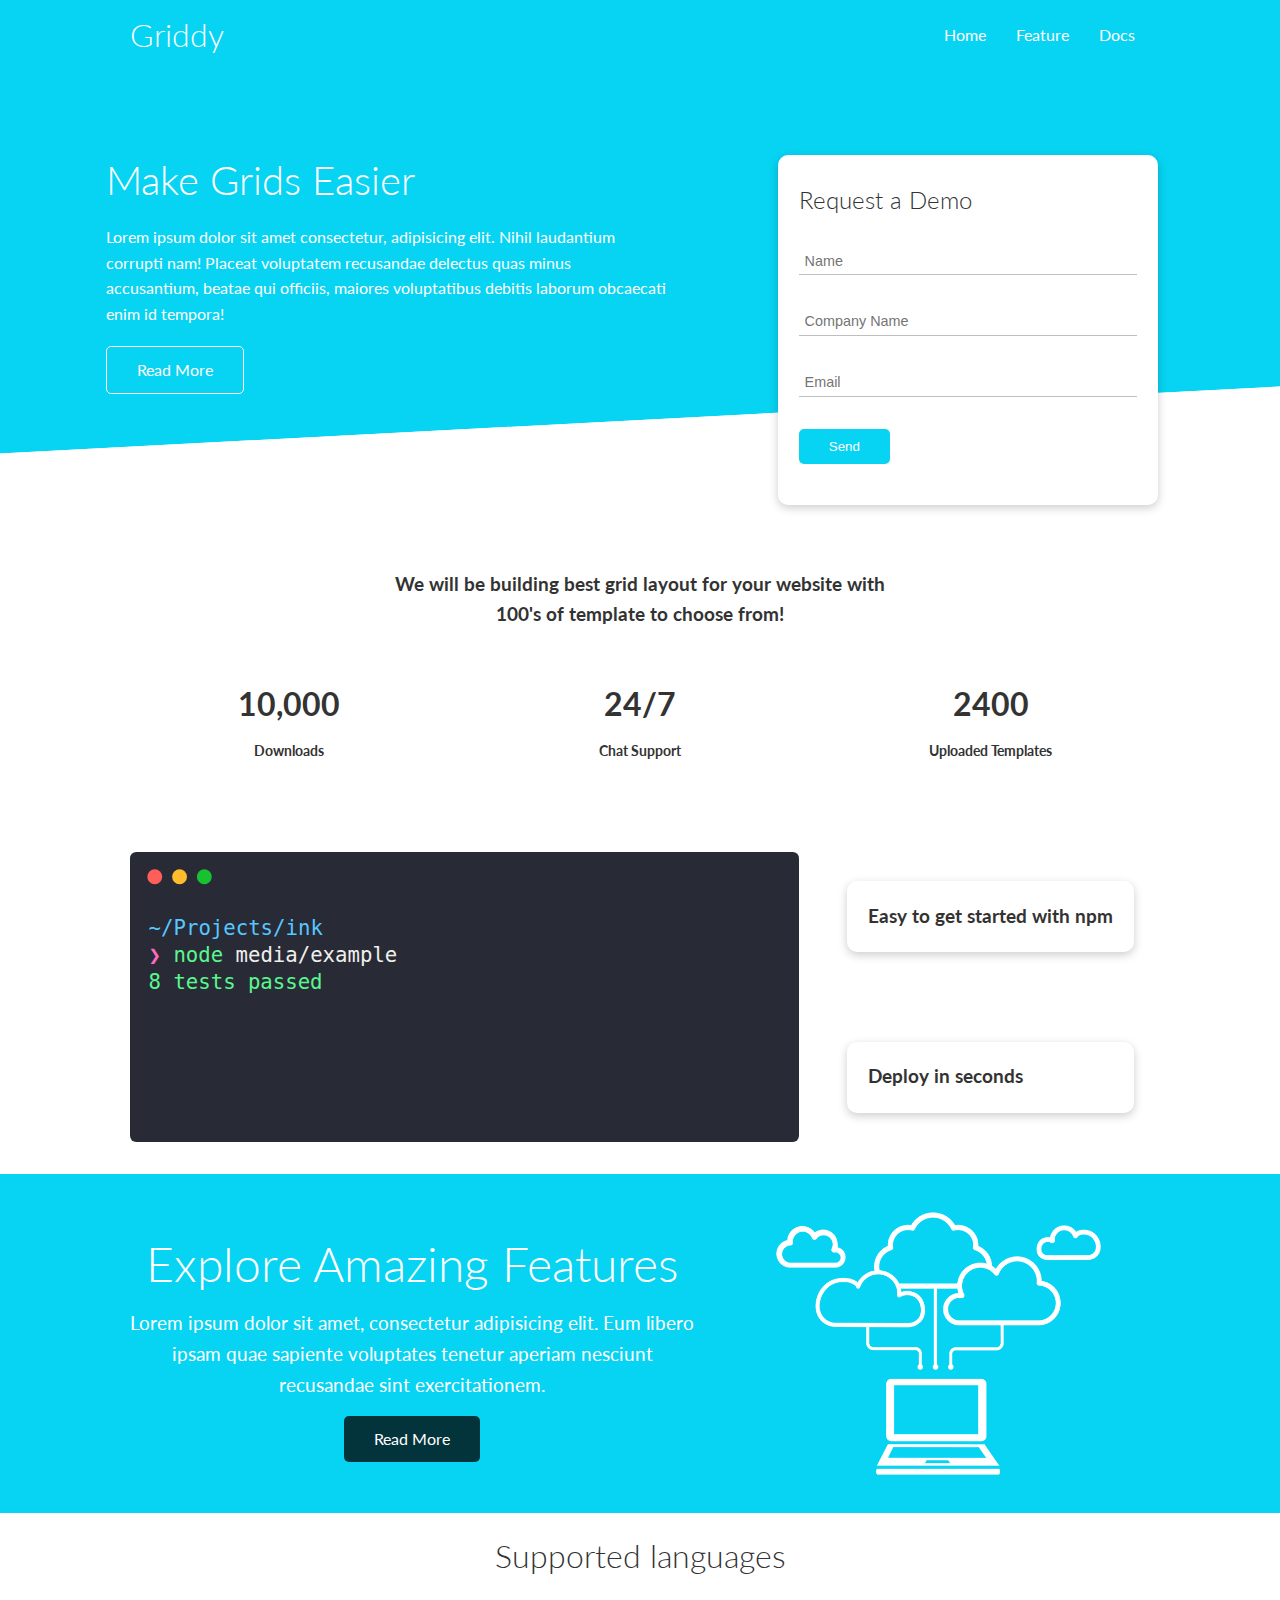
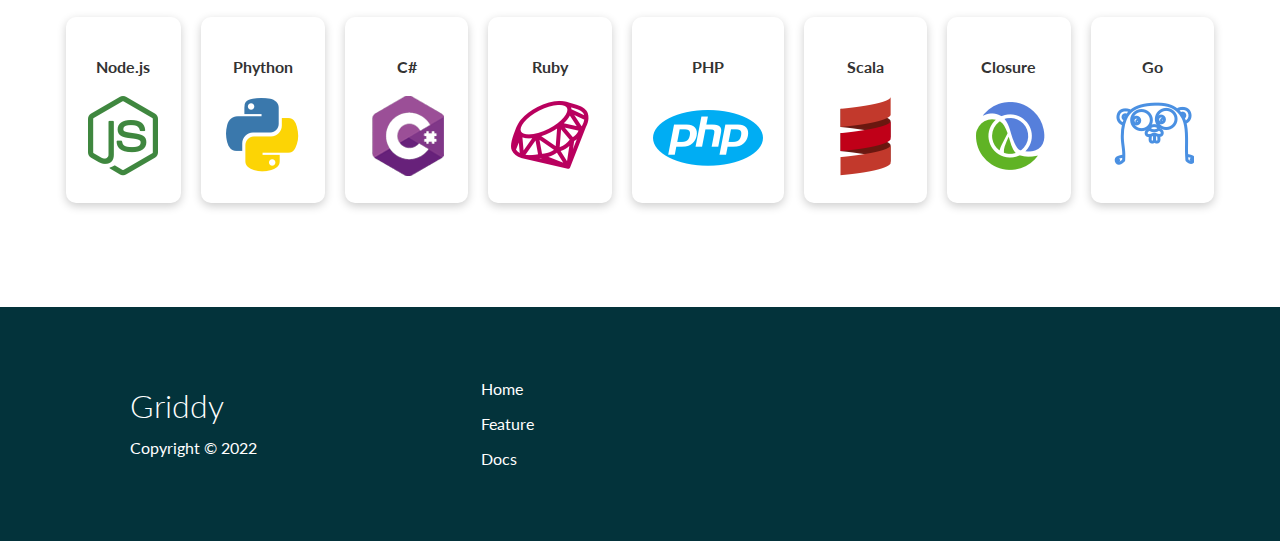
<file: index.html>
<!DOCTYPE html>
<html class="no-js" lang="">
  <head>
    <meta charset="utf-8" />
    <meta http-equiv="X-UA-Compatible" content="IE=edge,chrome=1" />
    <title>Griddy</title>
    <meta name="description" content="" />
    <meta name="viewport" content="width=device-width, initial-scale=1" />
    <link rel="stylesheet" href="css/style.css" />
    <link rel="stylesheet" href="css/utilities.css">
    <link rel="stylesheet" href="https://pro.fontawesome.com/releases/v5.10.0/css/all.css" integrity="sha384-AYmEC3Yw5cVb3ZcuHtOA93w35dYTsvhLPVnYs9eStHfGJvOvKxVfELGroGkvsg+p" crossorigin="anonymous"/>
  </head>
  <body>
    <!--NavBar-->
<div class="navbar">
  <div class="container flex">
    <h1 class="logo">Griddy</h1>
    <nav>
      <ul>
      <li><a href="index.html">Home</a></li>
      <li><a href="features.html">Feature</a></li>
      <li><a href="docs.html">Docs</a></li>
      </ul>
    </nav>
  </div>
</div>
<!---Shpwcase-->
<section class="showcase">
  <div class="container grid">
    <div class="showcase-text">
      <h1>Make Grids Easier</h1>
      <p>Lorem ipsum dolor sit amet consectetur, adipisicing elit. Nihil laudantium corrupti nam! Placeat voluptatem recusandae delectus quas minus accusantium, beatae qui officiis, maiores voluptatibus debitis laborum obcaecati enim id tempora!</p>
      <a href="features.html" class="btn btn-outline">Read More</a>
    </div>
    <div class="showcase-form card">
      <h2>Request a Demo</h2>
      <form>
        <div class="form-control">
          <input type="text" name="name" placeholder="Name" required>
        </div>
        <div class="form-control">
          <input type="text" name="company name" placeholder="Company Name" required>
        </div>
        <div class="form-control">
          <input type="email" name="email" placeholder="Email" required>
        </div>
        <input type="submit" value="Send" class="btn btn-primary">
      </form>
    </div>
  </div>
</section>
<!--Stats-->
<section class="stats">
  <div class="container">
    <h3 class="stats-heading text-center">
      We will be building best grid layout for your website with 100's of template to choose from!
    </h3>
    <div class="grid grid-3 text-center my-4">
      <div>
        <i class="fas fa-download fa-3x"></i>
                <h3>10,000</h3>
        <p class="text-secondary">Downloads</p>
      </div>
      <div> 
        <i class="fas fa-headphones fa-3x"></i>
        <h3>24/7</h3>
        <p class="text-secondary">Chat Support</p></div>
      <div>
        <i class="fas fa-upload fa-3x"></i>
                <h3>2400</h3>
        <p class="text-secondary">Uploaded Templates</p>
      </div>
    </div>
  </div>
</section>
<!---Cli-->
<section class="cli my-3">
<div class="container grid">
  <img src="./images/demo.svg" alt="">
  <div class="card">
    <h3>Easy to get started with npm</h3>
  </div>
  <div class="card">
    <h3>Deploy in seconds</h3>
  </div>
</div>
</section>
<!---feature-->
<section class="feature bg-primary my-2 py-2">
<div class="container grid">
  <div class="text-center">
    <h2 class="lg">Explore Amazing Features
    </h2>
    <p class="lead my-1">Lorem ipsum dolor sit amet, consectetur adipisicing elit. Eum libero ipsam quae sapiente voluptates tenetur aperiam nesciunt recusandae sint exercitationem.</p>
    <a href="features.html" class="btn btn-dark">Read More</a>
  </div>
  <img src="images/cloud.png" alt="">
</div>
</section>
<!--languages-->
<section class="languages">
  <h2 class="md text-center my-2">
    Supported languages
  </h2>
  <div class="cotnainer flex">
    <div class="card">
      <h4>Node.js</h4>
      <img src="./images/logos/node.png" alt="">
    </div>
    <div class="card">
      <h4>Phython</h4>
      <img src="./images/logos/python.png" alt="">
    </div>
    <div class="card">
      <h4>C#</h4>
      <img src="./images/logos/csharp.png" alt="">
    </div>
    <div class="card">
      <h4>Ruby</h4>
      <img src="./images/logos/ruby.png" alt="">
    </div>
    <div class="card">
      <h4>PHP</h4>
      <img src="./images/logos/php.png" alt="">
    </div>
    <div class="card">
      <h4>Scala</h4>
      <img src="./images/logos/scala.png" alt="">
    </div>
    <div class="card">
      <h4>Closure</h4>
      <img src="./images/logos/clojure.png" alt="">
    </div>
    <div class="card">
      <h4>Go</h4>
      <img src="./images/logos/go.png" alt="">
    </div>
  </div>
</section>
<footer class="footer bg-dark py-5">
  <div class="container grid grid-3">
    <div>
      <h1>Griddy</h1>
      <p>Copyright &copy; 2022</p>
    </div>
    <nav>
      <ul>
        <li><a href="index.html">Home</a></li>
        <li><a href="features.html">Feature</a></li>
        <li><a href="docs.html">Docs</a></li>
      </ul>
    </nav>
    <div class="social">
      <a href="#"><i class="fab fa-github fa-2x"></i></a>
      <a href="#"><i class="fab fa-facebook fa-2x"></i></a>
      <a href="#"><i class="fab fa-instagram fa-2x"></i></a>
      <a href="#"><i class="fab fa-twitter fa-2x"></i></a>
    </div>
  </div>
</footer>
  </body>
</html>
</file>
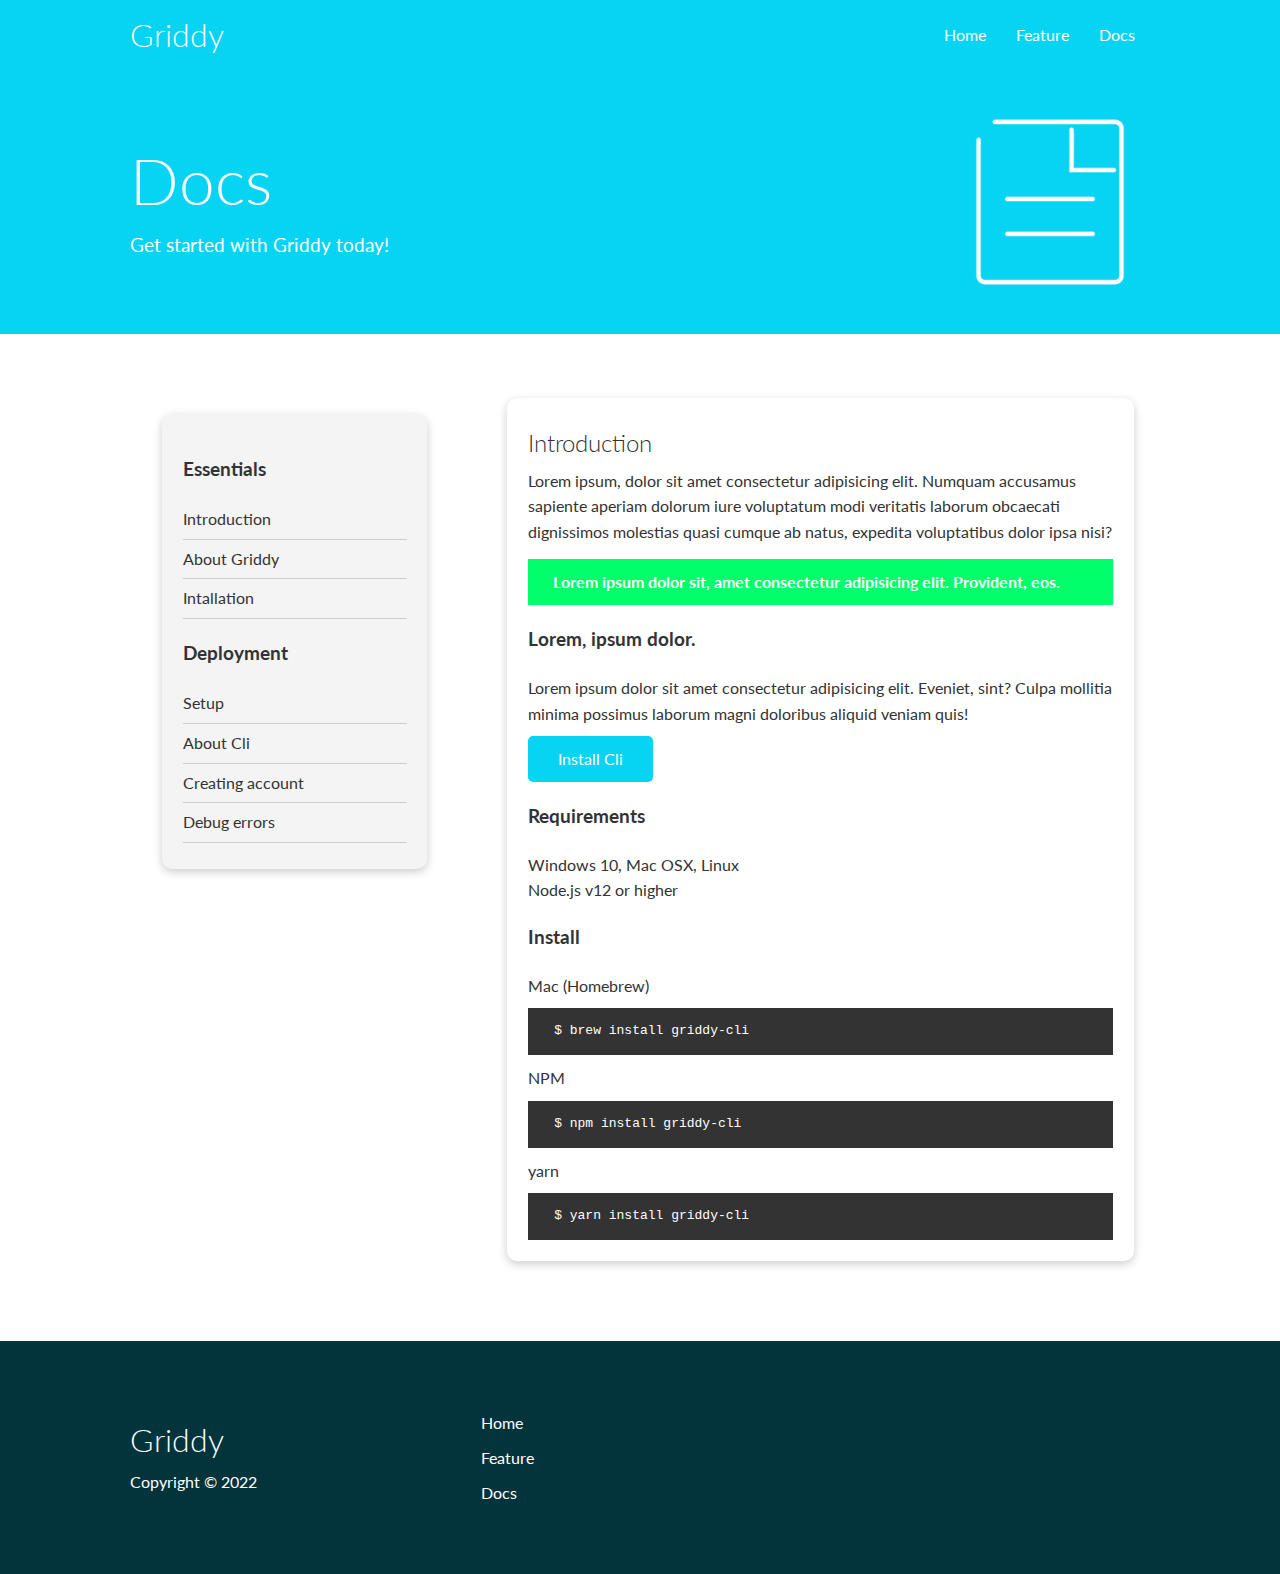
<file: docs.html>
<!DOCTYPE html>
<html class="no-js" lang="">
  <head>
    <meta charset="utf-8" />
    <meta http-equiv="X-UA-Compatible" content="IE=edge,chrome=1" />
    <title>Griddy</title>
    <meta name="description" content="" />
    <meta name="viewport" content="width=device-width, initial-scale=1" />
    <link rel="stylesheet" href="css/style.css" />
    <link rel="stylesheet" href="css/utilities.css">
    <link rel="stylesheet" href="https://pro.fontawesome.com/releases/v5.10.0/css/all.css" integrity="sha384-AYmEC3Yw5cVb3ZcuHtOA93w35dYTsvhLPVnYs9eStHfGJvOvKxVfELGroGkvsg+p" crossorigin="anonymous"/>
  </head>
  <body>
    <!--NavBar-->
<div class="navbar">
  <div class="container flex">
    <h1 class="logo">Griddy</h1>
    <nav>
      <ul>
      <li><a href="index.html">Home</a></li>
      <li><a href="features.html">Feature</a></li>
      <li><a href="docs.html">Docs</a></li>
      </ul>
    </nav>
  </div>
</div>
<!--head-->
<section class="docs-head bg-primary py-3">
    <div class="container grid">
        <div>
            <h1 class="xl">Docs</h1>
            <p class="lead">Get started with Griddy today!</p>
        </div>
        <img src="images/docs.png" alt="">
    </div>
</section>

<!----Docs main-->
<section class="docs-main my-4">
    <div class="container grid">
        <div class="card bg-light p-3">
            <h3 class="my-2">Essentials</h3>
            <nav>
                <ul>
                    <li><a href="#">Introduction</a></li>
                    <li><a href="#">About Griddy</a></li>
                    <li><a href="#">Intallation</a></li>
                </ul>
            </nav>
            <h3 class="my-2">Deployment</h3>
            <nav>
                <ul>
                    <li><a href="#">Setup</a></li>
                    <li><a href="#">About Cli</a></li>
                    <li><a href="#">Creating account</a></li>
                    <li><a href="#">Debug errors</a></li>
                </ul>
            </nav>
        </div>
        <div class="card">
            <h2>Introduction</h2>
            <p>Lorem ipsum, dolor sit amet consectetur adipisicing elit. Numquam accusamus sapiente aperiam dolorum iure voluptatum modi veritatis laborum obcaecati dignissimos molestias quasi cumque ab natus, expedita voluptatibus dolor ipsa nisi?</p>
            <div class="alert alert-success">
                <i class="fas fa-info"></i>
                Lorem ipsum dolor sit, amet consectetur adipisicing elit. Provident, eos.
            </div>

            <h3>Lorem, ipsum dolor.</h3>
            <p>Lorem ipsum dolor sit amet consectetur adipisicing elit. Eveniet, sint? Culpa mollitia minima possimus laborum magni doloribus aliquid veniam quis!</p>
            <a href="#" class="btn btn-primary">Install Cli</a>

            <h3>Requirements</h3>
            <ul>
                <li>Windows 10, Mac OSX, Linux</li>
                <li>Node.js v12 or higher</li>
            </ul>
            <h3>Install</h3>
            <p>Mac (Homebrew)</p>
            <pre><code>$ brew install griddy-cli</code></pre>
            <p>NPM</p>
            <pre><code>$ npm install griddy-cli</code></pre>
            <p>yarn</p>
            <pre><code>$ yarn install griddy-cli</code></pre>
        </div>
    </div>  
</section>
<footer class="footer bg-dark py-5">
  <div class="container grid grid-3">
    <div>
      <h1>Griddy</h1>
      <p>Copyright &copy; 2022</p>
    </div>
    <nav>
      <ul>
        <li><a href="index.html">Home</a></li>
        <li><a href="features.html">Feature</a></li>
        <li><a href="docs.html">Docs</a></li>
      </ul>
    </nav>
    <div class="social">
      <a href="#"><i class="fab fa-github fa-2x"></i></a>
      <a href="#"><i class="fab fa-facebook fa-2x"></i></a>
      <a href="#"><i class="fab fa-instagram fa-2x"></i></a>
      <a href="#"><i class="fab fa-twitter fa-2x"></i></a>
    </div>
  </div>
</footer>
  </body>
</html>
</file>
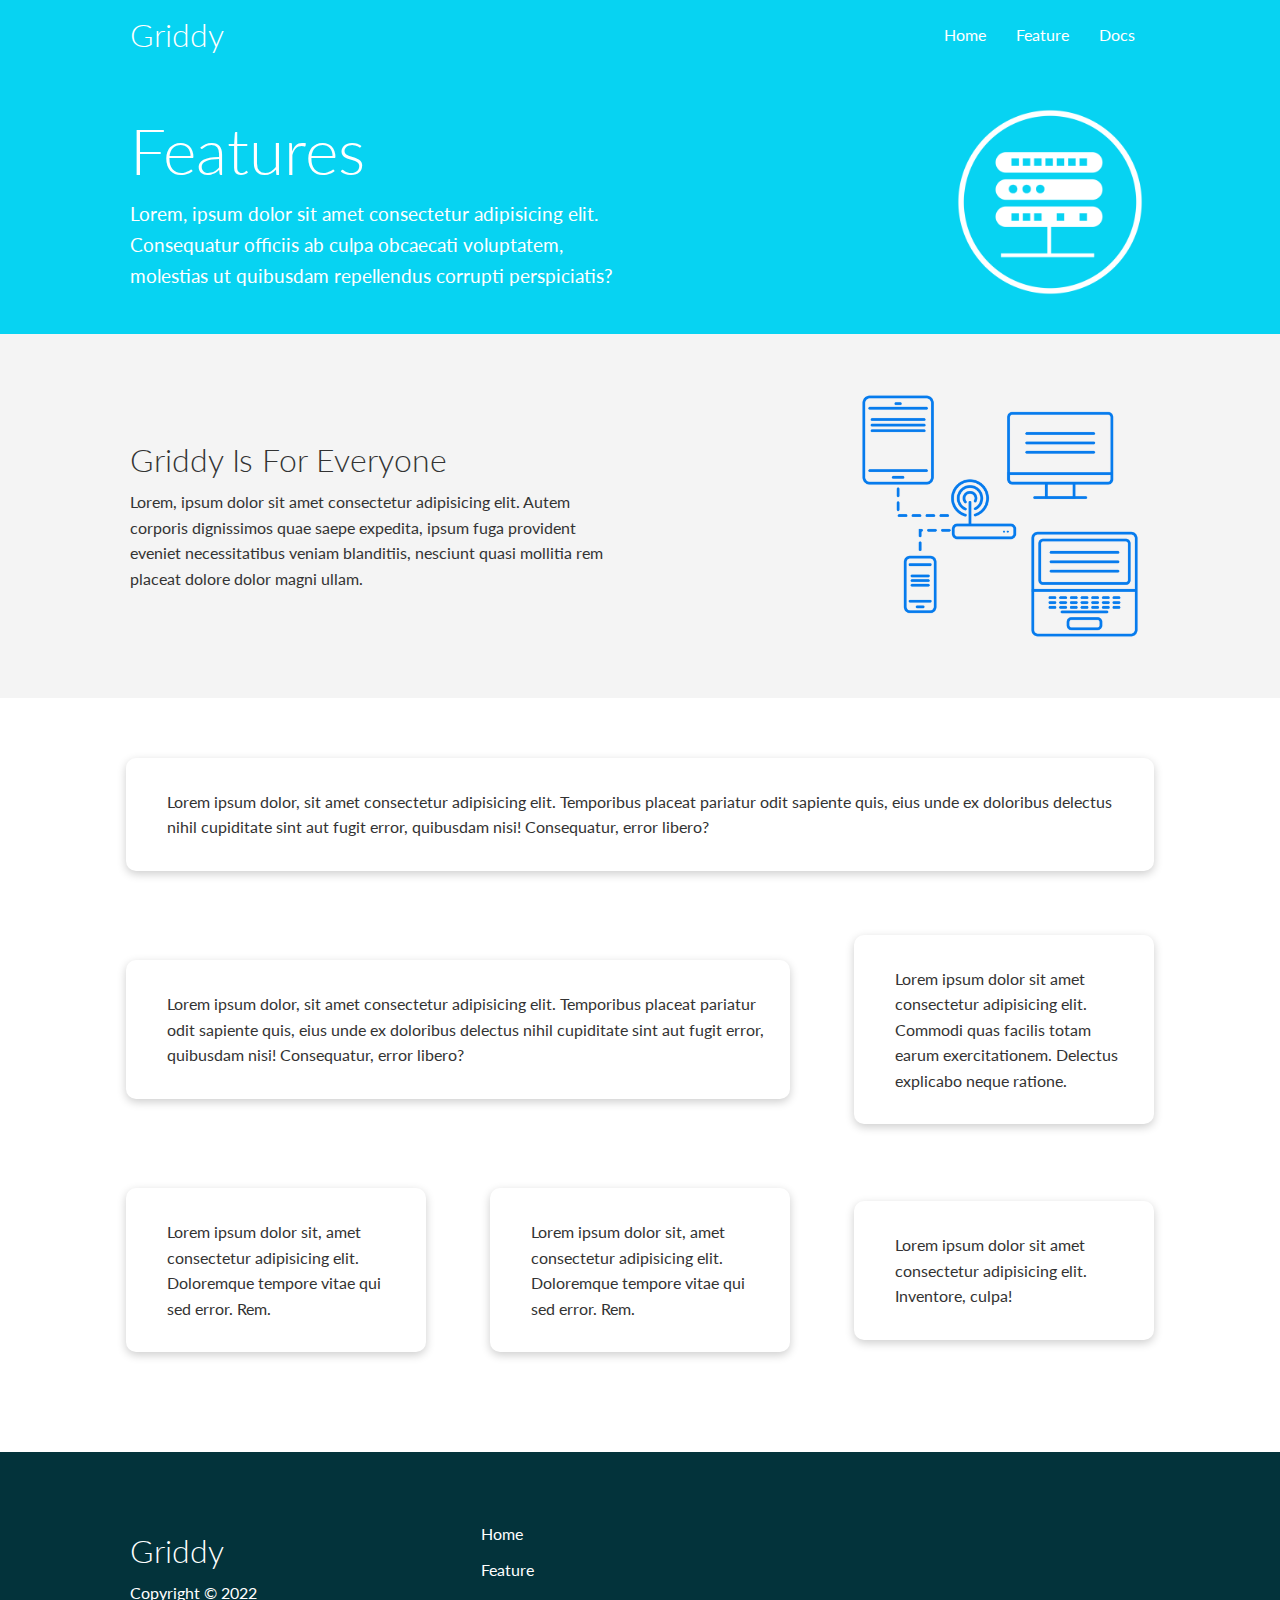
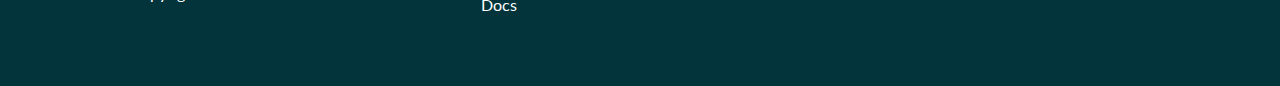
<file: features.html>
<!DOCTYPE html>
<html class="no-js" lang="">
  <head>
    <meta charset="utf-8" />
    <meta http-equiv="X-UA-Compatible" content="IE=edge,chrome=1" />
    <title>Griddy</title>
    <meta name="description" content="" />
    <meta name="viewport" content="width=device-width, initial-scale=1" />
    <link rel="stylesheet" href="css/style.css" />
    <link rel="stylesheet" href="css/utilities.css">
    <link rel="stylesheet" href="https://pro.fontawesome.com/releases/v5.10.0/css/all.css" integrity="sha384-AYmEC3Yw5cVb3ZcuHtOA93w35dYTsvhLPVnYs9eStHfGJvOvKxVfELGroGkvsg+p" crossorigin="anonymous"/>
  </head>
  <body>
    <!--NavBar-->
<div class="navbar">
  <div class="container flex">
    <h1 class="logo">Griddy</h1>
    <nav>
      <ul>
      <li><a href="index.html">Home</a></li>
      <li><a href="features.html">Feature</a></li>
      <li><a href="docs.html">Docs</a></li>
      </ul>
    </nav>
  </div>
</div>
<!--head-->
<section class="features-head bg-primary py-3">
    <div class="container grid">
        <div>
            <h1 class="xl">Features</h1>
            <p class="lead">Lorem, ipsum dolor sit amet consectetur adipisicing elit. Consequatur officiis ab culpa obcaecati voluptatem, molestias ut quibusdam repellendus corrupti perspiciatis?</p>
        </div>
        <img src="images/server.png" alt="">
    </div>
</section>
<!---sub features-->
<section class="features-sub-head bg-light py-3">
    <div class="container grid">
        <div>
            <h1 class="md">Griddy Is For Everyone</h1>
            <p>Lorem, ipsum dolor sit amet consectetur adipisicing elit. Autem corporis dignissimos quae saepe expedita, ipsum fuga provident eveniet necessitatibus veniam blanditiis, nesciunt quasi mollitia rem placeat dolore dolor magni ullam.</p>
        </div>
        <img src="images/server2.png" alt="">
    </div>
</section>
<!--features main-->
<section class="features-main my-2">
    <div class="container grid grid-3">
        <div class="card flex">
            <i class="fas fa-server fa-3x"> </i>
            <p>Lorem ipsum dolor, sit amet consectetur adipisicing elit. Temporibus placeat pariatur odit sapiente quis, eius unde ex doloribus delectus nihil cupiditate sint aut fugit error, quibusdam nisi! Consequatur, error libero?</p>
        </div>
        <div class="card flex">
            <i class="fas fa-archive fa-3x"> </i>
            <p>Lorem ipsum dolor, sit amet consectetur adipisicing elit. Temporibus placeat pariatur odit sapiente quis, eius unde ex doloribus delectus nihil cupiditate sint aut fugit error, quibusdam nisi! Consequatur, error libero?</p>
        </div>
        <div class="card flex">
            <i class="fas fa-cogs fa-3x"> </i>
            <p>Lorem ipsum dolor sit amet consectetur adipisicing elit. Commodi quas facilis totam earum exercitationem. Delectus explicabo neque ratione.</p>
        </div>
        <div class="card flex">
            <i class="fab fa-dev fa-3x"> </i>
            <p>Lorem ipsum dolor sit, amet consectetur adipisicing elit. Doloremque tempore vitae qui sed error. Rem.</p>
        </div>
        <div class="card flex">
            <i class="fas fa-file-csv fa-3x"> </i>
            <p>Lorem ipsum dolor sit, amet consectetur adipisicing elit. Doloremque tempore vitae qui sed error. Rem.
       </div>
        <div class="card flex">
            <i class="fab fa-less fa-3x"> </i>
            <p>Lorem ipsum dolor sit amet consectetur adipisicing elit. Inventore, culpa!</p>
        </div>
    </div>
</section>
<footer class="footer bg-dark py-5">
  <div class="container grid grid-3">
    <div>
      <h1>Griddy</h1>
      <p>Copyright &copy; 2022</p>
    </div>
    <nav>
      <ul>
        <li><a href="index.html">Home</a></li>
        <li><a href="features.html">Feature</a></li>
        <li><a href="docs.html">Docs</a></li>
      </ul>
    </nav>
    <div class="social">
      <a href="#"><i class="fab fa-github fa-2x"></i></a>
      <a href="#"><i class="fab fa-facebook fa-2x"></i></a>
      <a href="#"><i class="fab fa-instagram fa-2x"></i></a>
      <a href="#"><i class="fab fa-twitter fa-2x"></i></a>
    </div>
  </div>
</footer>
  </body>
</html>
</file>
<file: css/style.css>
@import url('https://fonts.googleapis.com/css2?family=Lato:wght@300&display=swap');
:root{
    --primary-color:  #07d3f2;
    --secondary-color:#02a7de;
    --dark-color:#03333b;
    --light-color:#f4f4f4;
    --success-alert:#00ff6a;

}
*{
    box-sizing: border-box;
    margin: 0;
    padding: 0;
}
body{
    font-family: 'Lato',sans-serif;
    color: #333;
    line-height: 1.6;
}
ul{
    list-style-type: none;
}
a{
    text-decoration: none;
    color: #333;
}
h1,h2{
    font-weight: 300;
    line-height: 1.2;
    margin: 10px 0;
}
p{
    margin: 10px 0;
}
img{
    width: 100%;
}
pre,code{
    background-color: #333;
    color: #fff;
    padding: 1em;
}
/*navbar*/
.navbar{
    background-color: var(--primary-color);
    color: #fff;
    height: 70px;
}
.navbar ul{
    display: flex;
}
.navbar a{
    color: #fff;
    padding: 10px;
    margin: 0 5px;
}
.navbar a:hover{
    border-bottom: 3px solid #fff;
    transition: 0.2s ease;
}
.navbar .flex{
    justify-content: space-between;
}

/*showcase*/
.showcase{
    background-color: var(--primary-color);
    color: #ffff;
    position: relative;
    height: 400px;
}
.showcase h1{
    font-size: 2.5rem;
}
.showcase p{
    margin: 20px 0;
}
.showcase .grid{
    overflow: visible;
    grid-template-columns: 55% 45%;
    gap: 3em;
}
.showcase-form{
position: relative;
top: 60px;
height: 350px;
width:380px;
justify-self: flex-end;
z-index: 100;
padding: 1em;
}
.showcase-form .form-control{
    margin:  2em 0;
}
.showcase-form input[type="text"],
.showcase-form input[type="email"]{
border:0;
border-bottom: 1px solid rgb(190, 190, 190);
width: 100%;
padding: 0.4em;
font-size: 0.9rem;
}
.showcase-form input:focus{
    outline: none;
}
.showcase::before,.showcase::after{
    content: "";
    position: absolute;
    height: 100px;
    bottom:-50px;
    right: 0;
    left: 0;
    background:#fff;
    transform: skewY(-3deg);
    -webkit-transform: skewY(-3deg);
    -moz-transform: skewY(-3deg);
    -ms-transform: skewY(-3deg);

}
/*stats*/
.stats{
    padding-top:100px;
}
.stats-heading{
    max-width: 500px;
    margin: auto;
}
.stats .grid h3{
    font-size: 2rem;
}
.stats .grid p{
    font-size: 0.9rem;
    font-weight: bold;
}
/* Cli */
.cli .grid{
    grid-template-columns: repeat(3,1fr);
    grid-template-rows: repeat(2,1fr);

}
.cli .grid > *:first-child{
    grid-column: 1 / span 2;
    grid-row: 1 / span 2;
}
/*features*/
.feature .grid{
grid-template-columns: 4fr 3fr;
}
/*languages*/
.languages .flex{
    flex-wrap: wrap;
}
.languages .card{
    text-align: center;
    margin: 18px 10px 40px;
    transition: transform 0.2s ease-in;
}
.languages .card h4{
    font-size: 1rem;
    margin-bottom: 1em;
    margin-top: 1em;
}
.languages .card:hover{
    cursor: pointer;
    transform: translateY(-10px);
}
/*features page*/
.features-head img,.docs-head img{
    width: 200px;
    justify-self:flex-end;
}
.features-sub-head img{
width: 300px;
justify-self: flex-end;
}
.features-main .card > i{
    margin-right: 20px;
}
.features-main .grid{
    padding: 20px;
}
.features-main .card{
    height: auto;
}
.features-main .grid *:first-child{
    grid-column: 1 / span 3;
}
.features-main .grid *:nth-child(2){
    grid-column: 1 / span 2;

}
/*docs*/
.docs-main h3{
    margin: 20px 0;
}
.docs-main .grid{
    grid-template-columns: 1fr 2fr;
    align-items: flex-start;
}
.docs-main nav li{
    font-size: 1rem;
    padding-bottom: 5px;
    margin-bottom: 5px;
    border-bottom: 1px solid #ccc;
    line-height: 1.8;
}
/*footer*/
.footer{
    margin-top: 4em;
}
.footer a{
    color: #fff;
    line-height: 2.2;
}
.footer a:hover{
    color: var(--primary-color);
    transition: 0.2s ease;    
}
.social a{
    color: #fff;
    margin: 0.8em;
}
.social a:hover{
    color: var(--primary-color);
    transition: 0.2s ease;
}
/*media queries*/
/*tablets and under*/
@media(max-width:768px){
.grid,
.showcase .grid,
.stats .grid,
.cli .grid,
.features .grid,
.features-main .grid,.docs-main .grid,.features-head .grid,.features-sub-head .grid,.docs-head .grid{
    grid-template-columns: 1fr;
    grid-template-rows: 1fr;
}
.showcase{
    height: auto;
    max-width: 100%;
    overflow: hidden;
}
.showcase-text{
    text-align: center;
    max-width: 80%;
    margin: 0 auto;
    margin-top: 3em;
}
.showcase-form{
    justify-self: center;
    margin: auto;
}
.cli .grid > *:first-child{
    grid-column: 1 ;
    grid-row: 1 ;
}
.feature .grid{
    grid-template-columns: 1fr;
    }
    .lead{
        font-size: 1.8rem;
    }
    .features-head,
    .features-sub-head,
    .docs-head{
        text-align: center;
        margin: auto 0;
    }
    .features-head img,
    .features-sub-head img,
    .docs-head img{
        justify-self:center;
        width: 150px;
    }
    .features-main .grid > *:first-child,
    .features-main .grid > *:nth-child(2){
        grid-column: 1;
    }
  .footer .grid-3{
     display: flex;
     flex-direction: column;
     text-align: center;
  }
}

/*mobile*/
@media(max-width:500px){
    .navbar{
        height: 110px;
    }
    .navbar .flex{
        flex-direction: column;
    }
    .navbar ul{
        padding: 10px;
        background-color: rgba(0,0,0,0.1);
    }
}
</file>
<file: css/utilities.css>
.container{
    max-width: 1100px;
    margin: 0 auto;
    overflow: hidden;
    padding:  0 40px;
 
}
.card{
    background-color: #fff;
    border-radius: 10px;
    box-shadow: 0 3px 10px rgba(0,0,0,0.2);
    padding: 1.3em;
    margin: 1em;
    color: #333;
}
.btn{
    display: inline-block;
    padding: 10px 30px;
    cursor: pointer;
    background-color: var(--primary-color);
    color: #fff;
    border: none;
    border-radius: 5px;
    
}
.btn:hover{
    transform: scale(0.98);
}
/*buttons and backgrounds*/
.btn-outline{
    background-color: transparent;
    border: 1px solid #fff;
}

.bg-primary,.btn-primary{
    background-color: var(--primary-color);
    color: #fff;
}
.bg-secondary,.btn-secondary{
    background-color: var(--secondary-color);
    color: #fff;
}
.bg-dark,.btn-dark{
    background-color: var(--dark-color);
    color: #fff;
}
.bg-light,.btn-light{
    background-color: var(--light-color);
    color: #333;
}
/*alert*/
.alert{
background-color: var(--light-color);
padding: 10px 20px;
font-weight: bold;
margin: 15px 0;
}
.alert i{
    margin-right: 5px;
}
.alert-success{
    background-color: var(--success-alert);
    color: #fff;
}
/*font-sizes*/
.lead{
    font-size: 1.2rem;
}
.sm{
    font-size: 1rem;
}
.md{
    font-size: 2rem;
}
.lg{
    font-size: 3rem;
}
.xl{
    font-size: 4rem;
}
.flex{
    display: flex;
    justify-content: center;
    align-items: center;
    height: 100%;
}
.grid{
    display: grid;
    grid-template-columns: repeat(2,1fr);
    gap: 2em;
    justify-content: center;
    align-items: center;
    height: 100%;
}
.grid-3{
    grid-template-columns: repeat(3,1fr);


}
.text-center{
    text-align: center;
}
/*margin*/
.my-1{
    margin: 1rem 0;
}
.my-2{
    margin: 1.5rem 0;
}
.my-3{
    margin: 2rem 0;
}
.my-4{
    margin: 3rem 0;
}
.my-5{
    margin: 4rem 0;
}
.m-1{
    margin: 1rem ;
}
.m-2{
    margin: 1.5rem ;
}
.m-3{
    margin: 2rem ;
}
.m-4{
    margin: 3rem ;
}
.m-5{
    margin: 4rem ;
}
/*padding*/
.py-1{
    padding: 1rem 0;
}
.py-2{
    padding: 1.5rem 0;
}
.py-3{
    padding: 2rem 0;
}
.py-4{
    padding: 3rem 0;
}
.py-5{
    padding: 4rem 0;
}
.p-1{
    margin: 1rem ;
}
.p-2{
    margin: 1.5rem ;
}
.p-3{
    margin: 2rem ;
}
.p-4{
    margin: 3rem ;
}
.p-5{
    margin: 4rem ;
}
</file>
